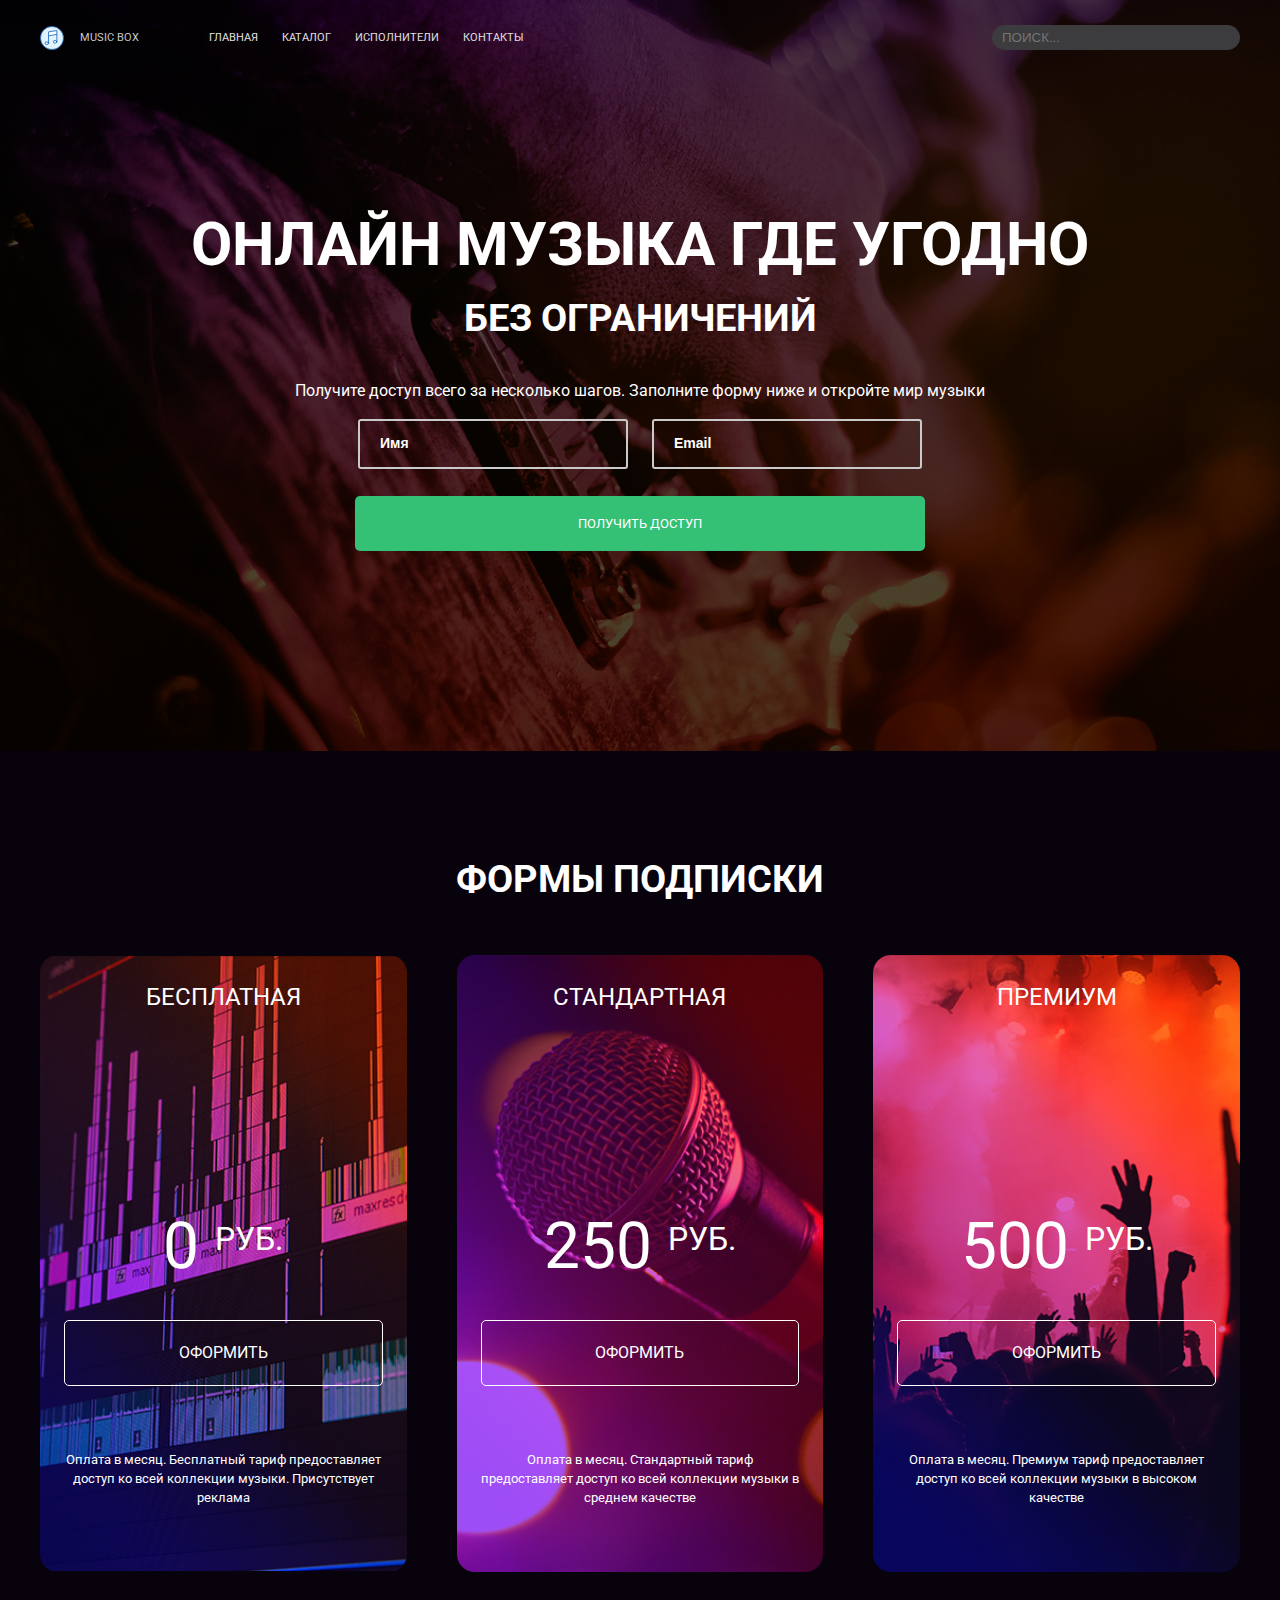
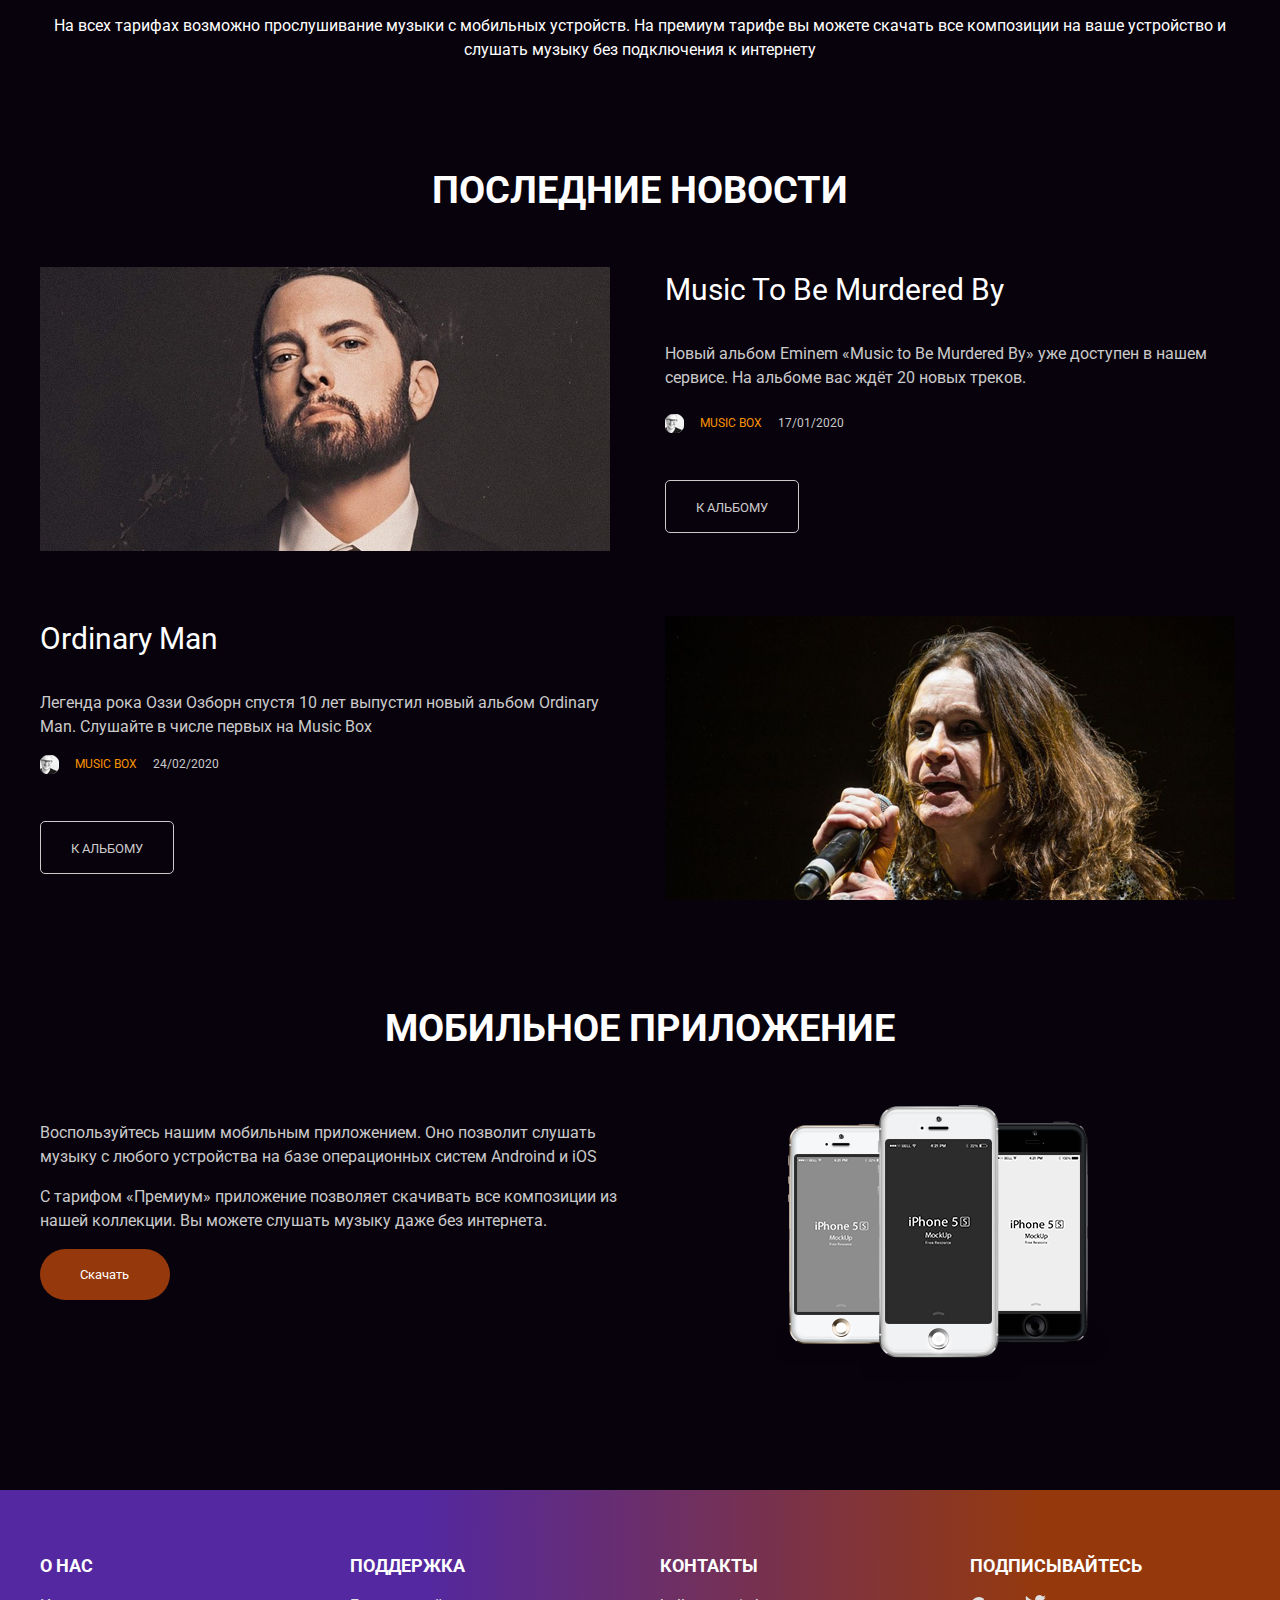
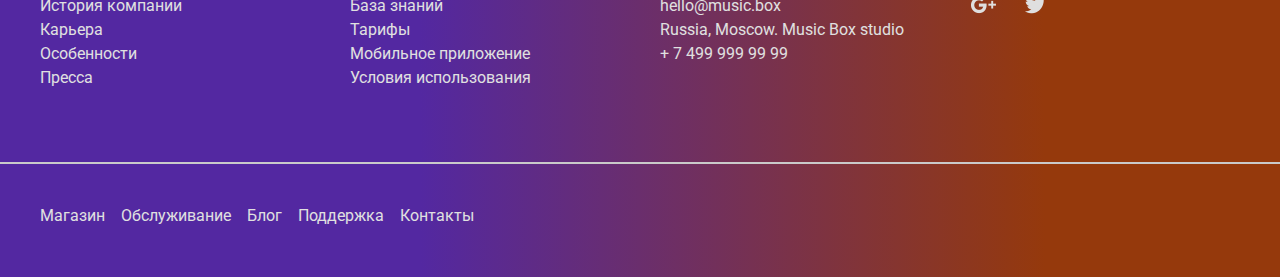
<file: src/index.html>
<!DOCTYPE html>
<html lang="en">

<head>
    <meta charset="UTF-8">
    <meta http-equiv="X-UA-Compatible" content="IE=edge">
    <meta name="viewport" content="width=device-width, initial-scale=1.0">
    <link rel="stylesheet" href="css/index.css">
    <title>Music Box, user-0d08df8e48b75851</title>
</head>

<body>
    <div class="container">
        <header class="header">
            <div class="header-icon">
                <img src="./images/logo.svg" class="icon" alt="">
                <p>Music Box</p>
            </div>
            <div class="header-menu">
                <a href="">Главная</a>
                <a href="">Каталог</a>
                <a href="">Исполнители</a>
                <a href="">Контакты</a>
            </div>
            <input type="text" class="header-button" placeholder="Поиск..." />
        </header>
        <section id="page-description" class="main-banner">
            <div class="wrapper">
                <h1>Онлайн музыка где угодно</h1>
                <h2>без ограничений</h2>
                <p>Получите доступ всего за несколько шагов. Заполните форму ниже и откройте мир музыки</p>
                <form class="main-block">
                    <input type="text" class="main-form" placeholder="Имя" />
                    <input type="mail" class="main-form" placeholder="Email" />
                </form>
                <button type="submit" class="main-button btn">Получить доступ</button>
            </div>
        </section>
        <section id="page-pricing" class="section-pricing wrapper">

            <h2>Формы подписки</h2>
            <div class="section-pricing-cart">
                <div class="pricing-item bg-free">
                    <h3>Бесплатная</h3>
                    <p class="pricing-value">0<span>руб.</span></p>
                    <a href="#" class="pricing-btn btn">Оформить</a>
                    <p class="pricing-footer">Оплата в месяц. Бесплатный тариф предоставляет доступ ко всей
                        коллекции
                        музыки. Присутствует
                        реклама
                    </p>
                </div>
                <div class="pricing-item bg-standart">
                    <h3>Стандартная</h3>
                    <p class="pricing-value">250<span>руб.</span></p>
                    <a href="#" class="pricing-btn btn">Оформить</a>
                    <p class="pricing-footer">Оплата в месяц. Стандартный тариф предоставляет доступ ко всей
                        коллекции
                        музыки в среднем
                        качестве
                    </p>
                </div>
                <div class="pricing-item bg-premium">
                    <h3>Премиум</h3>
                    <p class="pricing-value">500<span>руб.</span></p>
                    <a href="#" class="pricing-btn btn">Оформить</a>
                    <p class="pricing-footer">Оплата в месяц. Премиум тариф предоставляет доступ ко всей коллекции
                        музыки в высоком качестве
                    </p>
                </div>
            </div>
            <p class="text">На всех тарифах возможно прослушивание музыки с мобильных устройств. На премиум тарифе
                вы можете
                скачать
                все композиции на ваше устройство и слушать музыку без подключения к интернету</p>
        </section>
        <section id="page-news" class="section-news wrapper">
            <h2>Последние новости</h2>
            <div class="news-box">
                <div class="news-item">
                    <img src="./images/Music to Be Murdered By.png" class="news-foto-1" alt="">
                    <div class="news-body">
                        <h3 class="news-col">Music To Be Murdered By</h3>
                        <p>Новый альбом Eminem «Music to Be Murdered By» уже доступен в нашем сервисе. На альбоме
                            вас
                            ждёт
                            20
                            новых треков.</p>

                        <div class="news-author"><img src="./images/avatar.png" class="icon" alt="">
                            <span class="news-clr">Music Box</span>
                            <span class="news-data">17/01/2020</span>
                        </div>
                        <a href="#" class="news-btn btn">К альбому</a>
                    </div>
                </div>
                <div class="news-item index">
                    <div class="news-body index-2">
                        <h3>Ordinary Man</h3>
                        <p>Легенда рока Оззи Озборн спустя 10 лет выпустил новый альбом Ordinary Man. Слушайте в
                            числе
                            первых на
                            Music Box</p>

                        <div class="news-author"><img src="./images/avatar.png" class="icon" alt="">
                            <span class="news-clr">Music Box</span>
                            <span class="news-data">24/02/2020</span>
                        </div>
                        <a href="#" class="news-btn btn">К альбому</a>
                    </div>
                    <img src="./images/Ordinary Man.png" class="news-foto-2 news-foto-1" alt="">
                </div>
            </div>

        </section>
        <section id="page-app" class="app-section wrapper">

            <h2>Мобильное приложение</h2>
            <div class="app-fone">
                <div class="app-fone-text">
                    <p>Воспользуйтесь нашим мобильным приложением. Оно позволит слушать музыку с любого устройства
                        на
                        базе
                        операционных систем Androind и iOS</p>
                    <p class="bolt">С тарифом «Премиум» приложение позволяет скачивать все композиции из нашей
                        коллекции. Вы
                        можете
                        слушать музыку даже без интернета.</p>
                    <div class="app-fone-btn-wrapper"><a href="#" class="app-fone-btn">Скачать</a></div>
                </div>
                <div>
                    <img src="./images/iphone.png" alt="">
                </div>
            </div>

        </section>
    </div>
    <footer class="section-footer">
        <div class="section-footer-sector-1 dol">
            <div class="section-footer-sector-1-wrapper wrapper">
                <div class="section-footer-block">
                    <h2>О нас</h2>
                    <div><a href="#">История компании</a></div>
                    <div><a href="#">Карьера</a></div>
                    <div><a href="#">Особенности</a></div>
                    <div><a href="#">Пресса</a></div>
                </div>
                <div class="section-footer-block">
                    <h2>Поддержка</h2>
                    <div><a href="#">База знаний</a></div>
                    <div><a href="#">Тарифы</a></div>
                    <div><a href="#">Мобильное приложение</a></div>
                    <div><a href="#">Условия использования</a></div>
                </div>
                <div class="section-footer-block">
                    <h2>Контакты</h2>
                    <div><a href="mailto:hello@music.box">hello@music.box</a></div>
                    <div><a href="#">Russia, Moscow. Music Box studio</a></div>
                    <div><a href="tel:+74999999999">+ 7 499 999 99 99</a></div>
                </div>
                <div>
                    <h2 class="section-footer-text">Подписывайтесь</h2>
                    <img src="./images/Google+.png" class="section-footer-img">
                    <img src="./images/Twitter.png" class="section-footer-img">
                </div>
            </div>
        </div>
        <div class="section-footer-sector-2 dol">
            <div class="section-footer-sector-2-wrapper wrapper">
                <a href="">Магазин</a>
                <a href="">Обслуживание</a>
                <a href="">Блог</a>
                <a href="">Поддержка</a>
                <a href="">Контакты</a>
            </div>
        </div>
    </footer>

</body>

</html>
</file>
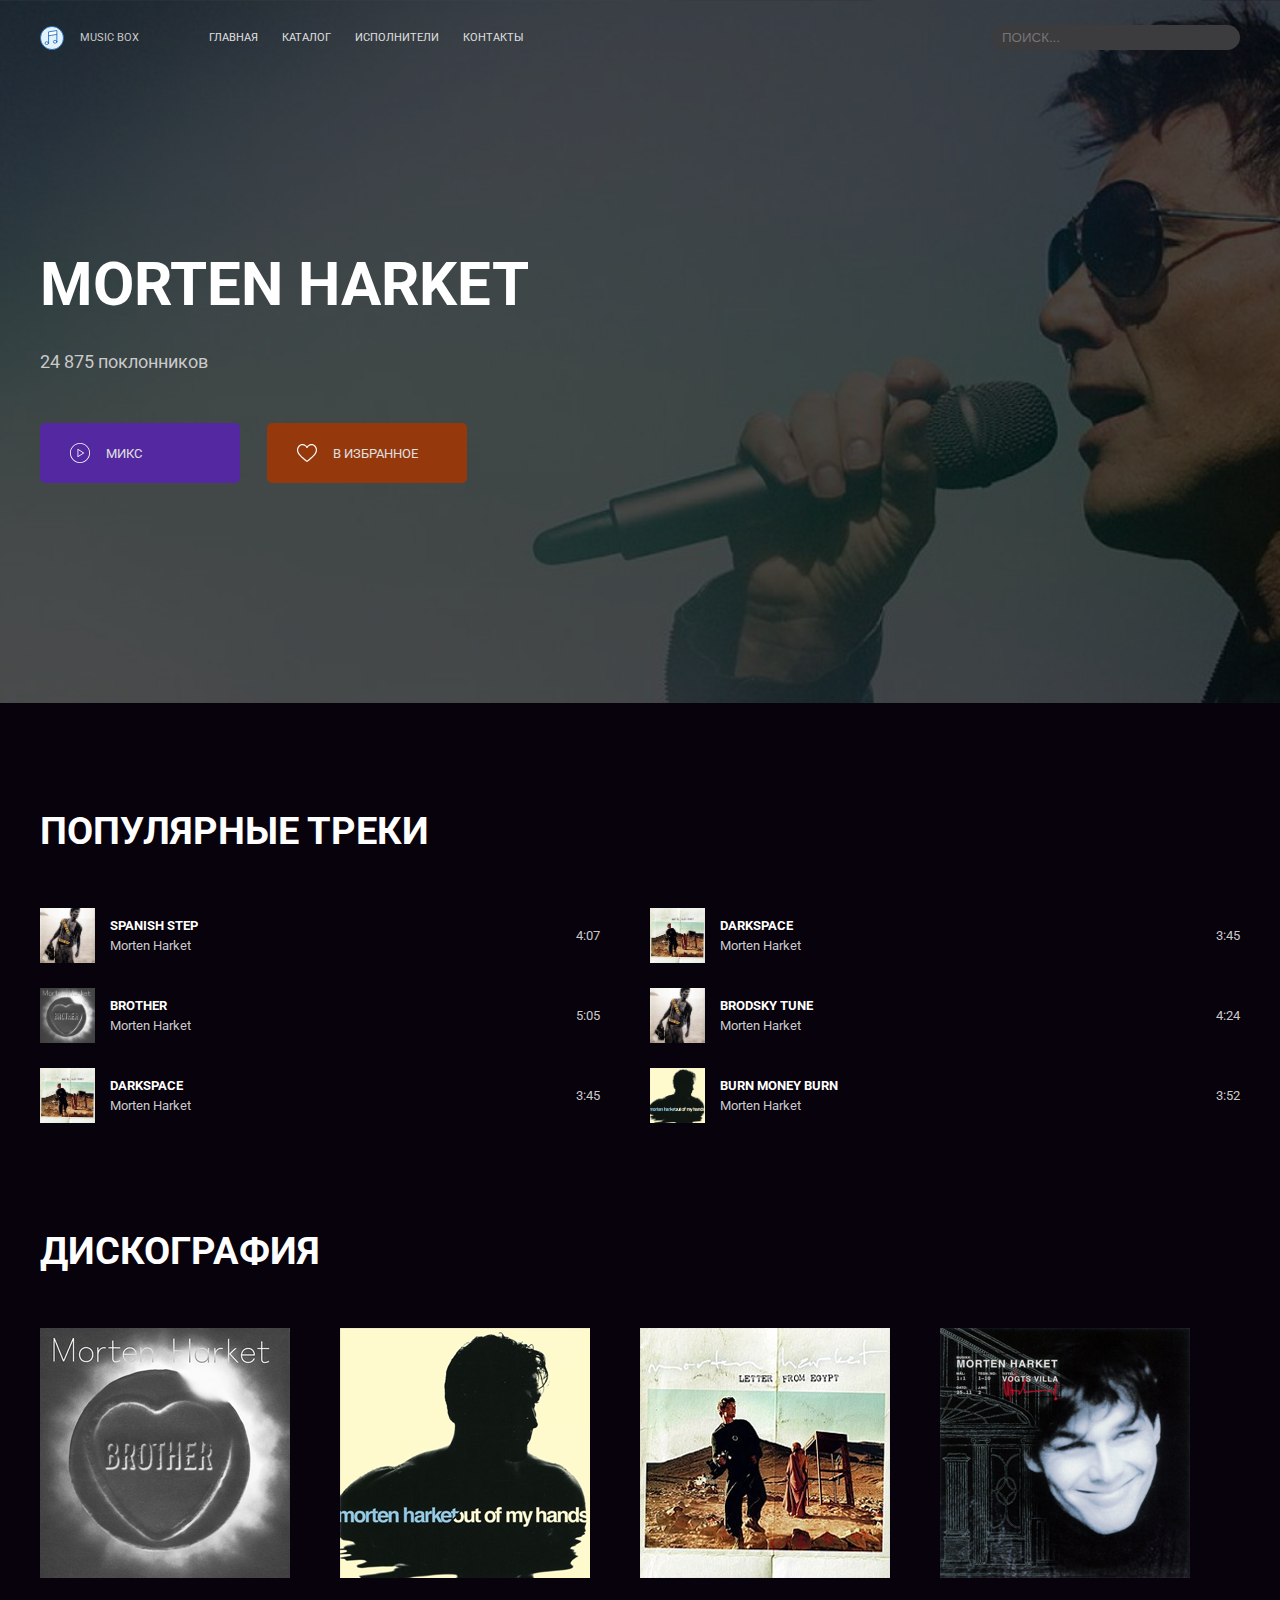
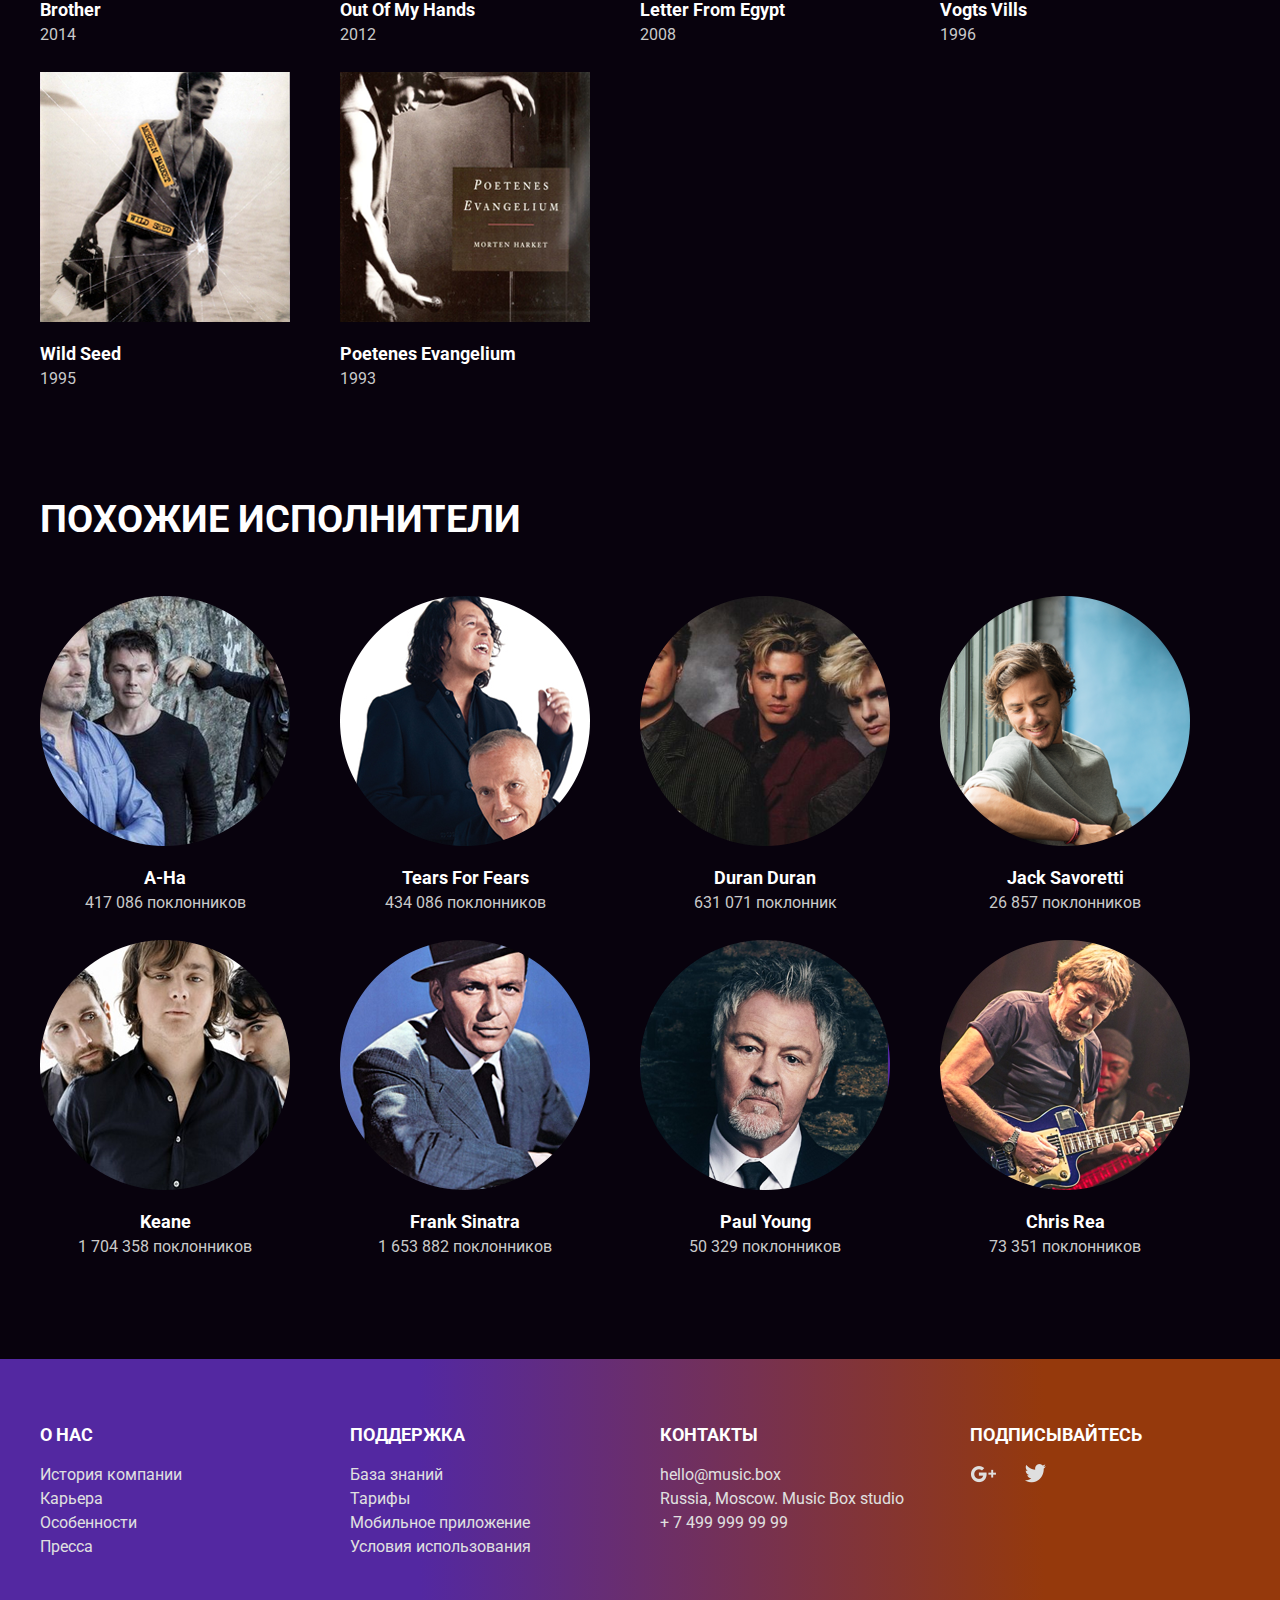
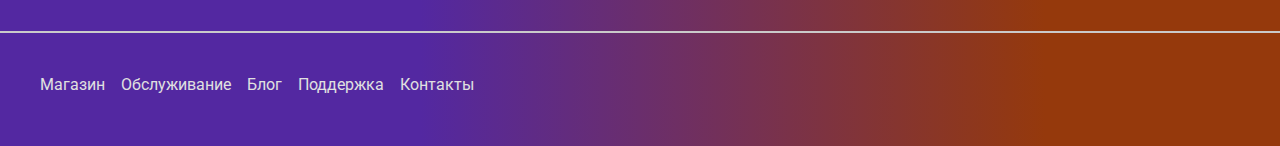
<file: src/artist.html>
<!DOCTYPE html>
<html lang="en">

<head>
    <meta charset="UTF-8">
    <meta http-equiv="X-UA-Compatible" content="IE=edge">
    <meta name="viewport" content="width=device-width, initial-scale=1.0">
    <link rel="stylesheet" href="css/index.css">
    <title>Music Box, user-0d08df8e48b75851</title>
</head>

<body>
    <div class="container">
        <header class="header">
            <div class="header-icon">
                <img src="./images/logo.svg" class="icon" alt="">
                <p>Music Box</p>
            </div>
            <div class="header-menu">
                <a href="">Главная</a>
                <a href="">Каталог</a>
                <a href="">Исполнители</a>
                <a href="">Контакты</a>
            </div>
            <input type="text" class="header-button" placeholder="Поиск..." />
        </header>
        <section id="page-description" class="section-description">
            <div class="wrapper">
                <h1>Morten Harket</h1>
                <p>24 875 поклонников</p>
                <form class="section-description-btn">
                    <div><a class="section-description-form btn-blue" href=""><img src="./images/play-button.svg"
                                class="icon-bt" alt="">МИКС</a></div>
                    <div><a class="section-description-form btn-orange" href=""><img src="./images/heart.svg"
                                class="icon-bt" alt="">В
                            ИЗБРАННОЕ</a></div>
                </form>
            </div>
        </section>
        <section id="page-popular-track" class="section-track wrapper">

            <h2>Популярные треки</h2>
            <div class="section-track-box">
                <div class="popular-track">
                    <img src="./images/Wild Seed.png" alt="">
                    <div class="track-info">
                        <h3>Spanish Step</h3>
                        <p>Morten Harket</p>
                    </div>
                    <p>4:07</p>
                </div>
                <div class="popular-track">
                    <img src="./images/Letter from Egypt.png" alt="">
                    <div class="track-info">
                        <h3>Darkspace</h3>
                        <p>Morten Harket</p>
                    </div>
                    <p>3:45</p>
                </div>
                <div class="popular-track">
                    <img src="./images/Brother.png" alt="">
                    <div class="track-info">
                        <h3>Brother</h3>
                        <p>Morten Harket</p>
                    </div>
                    <p>5:05</p>
                </div>

                <div class="popular-track">
                    <img src="./images/Wild Seed.png" alt="">
                    <div class="track-info">
                        <h3>Brodsky Tune</h3>
                        <p>Morten Harket</p>
                    </div>
                    <p>4:24</p>
                </div>
                <div class="popular-track">
                    <img src="./images/Letter from Egypt.png" alt="">
                    <div class="track-info">
                        <h3>Darkspace</h3>
                        <p>Morten Harket</p>
                    </div>
                    <p>3:45</p>
                </div>
                <div class="popular-track">
                    <img src="./images/Out of My Hands.png" alt="">
                    <div class="track-info">
                        <h3>Burn Money Burn</h3>
                        <p>Morten Harket</p>
                    </div>
                    <p>3:52</p>
                </div>
            </div>

        </section>
        <section id="page-discography" class="section-discography wrapper">

            <h2>Дискография</h2>
            <div class="discography-box">
                <div class="discography-item">
                    <img src="./images/Brother.png" alt="#">
                    <div class="discography-info">
                        <h3>Brother</h3>
                    </div>
                    <p>2014</p>
                </div>

                <div class="discography-item">
                    <img src="./images/Out of My Hands.png" alt="#">
                    <div class="discography-info">
                        <h3>Out Of My Hands</h3>
                    </div>
                    <p>2012</p>
                </div>

                <div class="discography-item">
                    <img src="./images/Letter from Egypt.png" alt="#">
                    <div class="discography-info">
                        <h3>Letter From Egypt</h3>
                    </div>
                    <p>2008</p>
                </div>

                <div class="discography-item">
                    <img src="./images/Vogts Villa.png" alt="#">
                    <div class="discography-info">
                        <h3>Vogts Vills</h3>
                    </div>
                    <p>1996</p>
                </div>

                <div class="discography-item">
                    <img src="./images/Wild Seed.png" alt="#">
                    <div class="discography-info">
                        <h3>Wild Seed</h3>
                    </div>
                    <p>1995</p>
                </div>

                <div class="discography-item">
                    <img src="./images/Poetenes Evangelium.png" alt="#">
                    <div class="discography-info">
                        <h3>Poetenes Evangelium</h3>
                    </div>
                    <p>1993</p>
                </div>
            </div>

        </section>
        <section id="page-similar" class="similar-section wrapper">

            <h2>Похожие исполнители</h2>
            <div class="similar-fone">
                <div class="similar-item">
                    <img src="./images/A-ha.png" alt="#">
                    <div class="similar-info">
                        <h3>A-Ha</h3>
                    </div>
                    <p>417 086 поклонников</p>
                </div>
                <div class="similar-item">
                    <img src="./images/Tears for Fears.png" alt="#">
                    <div class="similar-info">
                        <h3>Tears For Fears</h3>
                    </div>
                    <p>434 086 поклонников</p>
                </div>
                <div class="similar-item">
                    <img src="./images/Duran Duran.png" alt="#">
                    <div class="similar-info">
                        <h3>Duran Duran</h3>
                    </div>
                    <p>631 071 поклонник</p>
                </div>
                <div class="similar-item">
                    <img src="./images/Jack Savoretti.png" alt="#">
                    <div class="similar-info">
                        <h3>Jack Savoretti</h3>
                    </div>
                    <p>26 857 поклонников</p>
                </div>
                <div class="similar-item">
                    <img src="./images/Keane.png" alt="#">
                    <div class="similar-info">
                        <h3>Keane</h3>
                    </div>
                    <p>1 704 358 поклонников</p>
                </div>
                <div class="similar-item">
                    <img src="./images/Frank Sinatra.png" alt="#">
                    <div class="similar-info">
                        <h3>Frank Sinatra</h3>
                    </div>
                    <p>1 653 882 поклонников</p>
                </div>
                <div class="similar-item">
                    <img src="./images/Paul Young.png" alt="#">
                    <div class="similar-info">
                        <h3>Paul Young</h3>
                    </div>
                    <p>50 329 поклонников</p>
                </div>
                <div class="similar-item">
                    <img src="./images/Chris Rea.png" alt="#">
                    <div class="similar-info">
                        <h3>Chris Rea</h3>
                    </div>
                    <p>73 351 поклонников</p>
                </div>
            </div>

        </section>
    </div>
    <footer class="section-footer">
        <div class="section-footer-sector-1 dol">
            <div class="section-footer-sector-1-wrapper wrapper">
                <div class="section-footer-block">
                    <h2>О нас</h2>
                    <div><a href="#">История компании</a></div>
                    <div><a href="#">Карьера</a></div>
                    <div><a href="#">Особенности</a></div>
                    <div><a href="#">Пресса</a></div>
                </div>
                <div class="section-footer-block">
                    <h2>Поддержка</h2>
                    <div><a href="#">База знаний</a></div>
                    <div><a href="#">Тарифы</a></div>
                    <div><a href="#">Мобильное приложение</a></div>
                    <div><a href="#">Условия использования</a></div>
                </div>
                <div class="section-footer-block">
                    <h2>Контакты</h2>
                    <div><a href="mailto:hello@music.box">hello@music.box</a></div>
                    <div><a href="#">Russia, Moscow. Music Box studio</a></div>
                    <div><a href="tel:+74999999999">+ 7 499 999 99 99</a></div>
                </div>
                <div>
                    <h2 class="section-footer-text">Подписывайтесь</h2>
                    <img src="./images/Google+.png" class="section-footer-img">
                    <img src="./images/Twitter.png" class="section-footer-img">
                </div>
            </div>
        </div>
        <div class="section-footer-sector-2 dol">
            <div class="section-footer-sector-2-wrapper wrapper">
                <a href="">Магазин</a>
                <a href="">Обслуживание</a>
                <a href="">Блог</a>
                <a href="">Поддержка</a>
                <a href="">Контакты</a>
            </div>
        </div>
    </footer>
</body>

</html>
</file>
<file: src/css/index.css>
@import "https://fonts.googleapis.com/css2?family=Roboto:wght@400;500;700&display=swap";
* {
  box-sizing: border-box;
}

html {
  width: 100 vw;
  height: 100 vh;
  color: #cacaca;
  font-size: 18px;
  font-family: Roboto, sans-serif;
  line-height: 1.5;
}

body {
  margin: 0;
  background: #08020d;
}

h1 {
  color: #fff;
  font-weight: bold;
  font-size: 60px;
  line-height: 90px;
  text-transform: uppercase;
}

h2 {
  margin-top: 0;
  color: #fff;
  font-weight: bold;
  font-size: 38px;
  line-height: 57px;
  text-transform: uppercase;
}

h3 {
  margin: 0;
  color: #fff;
  font-weight: 400;
  font-size: 30px;
  line-height: 45px;
  text-transform: uppercase;
}

a {
  color: #e0e0e0;
  text-decoration: none;
}

.icon {
  width: 24px;
  height: 24px;
}

.btn {
  padding: 20px 30px;
  color: #cacaca;
  font-size: 18px;
  font-family: Roboto, sans-serif;
  background: none;
  border: 1px solid #fff;
  border-radius: 5px;
}

@media (max-width: 440px) {
  h1 {
    font-size: 30px;
    line-height: 45px;
  }
  h2 {
    font-size: 18px;
    line-height: 27px;
  }
}
.container {
  position: relative;
  max-width: 1440px;
  margin: 0 auto;
}

.wrapper {
  max-width: 1240px;
  margin: 0 auto;
  padding: 0 20px;
}

.header {
  position: absolute;
  top: 25px;
  left: 50%;
  display: flex;
  align-items: center;
  width: 100%;
  max-width: 1200px;
  font-weight: 400;
  font-size: 11px;
  line-height: 16px;
  text-transform: uppercase;
  transform: translateX(-50%);
}

.header-icon {
  display: flex;
  gap: 16px;
  align-items: center;
  margin-right: 70px;
}

.header-icon p {
  margin: 0;
}

.header-menu {
  display: flex;
  gap: 24px;
  margin-right: auto;
}

.header-button {
  width: 100%;
  max-width: 248px;
  padding: 5px 10px;
  color: #757575;
  text-align: start;
  text-transform: uppercase;
  background: #3c3b3d;
  border: none;
  border-radius: 50px;
}

@media (max-width: 440px) {
  .header {
    display: grid;
    padding: 0 20px;
  }
  .header-menu {
    display: flex;
    flex-direction: column;
    gap: 0;
    margin-top: 16px;
    font-weight: 700;
    font-size: 11px;
    line-height: 16px;
  }
  .header-icon {
    font-weight: 700;
    font-size: 11px;
    line-height: 16px;
  }
  .header-button {
    width: 100%;
    max-width: 365px;
    margin: 15px 0 0;
  }
}
.section-footer {
  background: linear-gradient(89.75deg, #5328a1 32.83%, #95390c 81.56%);
}

.section-footer h2 {
  margin-bottom: 15px;
  font-weight: bold;
  font-size: 18px;
  line-height: 27px;
  text-transform: uppercase;
}
.section-footer h2 ~ div {
  font-size: 0;
}

.section-footer-sector-1 {
  padding: 62px 0 72px;
  border-bottom: 2px solid #cacaca;
}
.section-footer-sector-1-wrapper {
  display: grid;
  grid-column-gap: 40px;
  grid-template-columns: repeat(4, 1fr);
  text-align: start;
}

.section-footer-block a {
  margin: 0;
  font-size: 16px;
  line-height: 24px;
}

.section-footer-sector-2 {
  padding: 40px 0 49px;
}
.section-footer-sector-2-wrapper {
  display: flex;
  gap: 16px;
  font-size: 16px;
}

.section-footer-img {
  padding-right: 24px;
}

@media (max-width: 440px) {
  .section-footer-sector-1 {
    padding-bottom: 70px;
  }
  .section-footer-sector-1-wrapper {
    display: flex;
    flex-direction: column;
    gap: 31px;
  }
  .section-footer-sector-2 {
    padding-bottom: 47px;
  }
  .section-footer-sector-2-wrapper {
    display: flex;
    flex-direction: column;
  }
}
.main-banner {
  padding-top: 200px;
  padding-bottom: 200px;
  text-align: center;
  background-image: url("../images/banner.png");
  background-position: center;
  background-size: cover;
}

.main-banner h1 {
  margin: 0;
}

.main-banner h2 {
  margin-top: 0;
}

.main-block {
  display: flex;
  gap: 24px;
  justify-content: center;
}

.main-form {
  min-width: 270px;
  min-height: 50px;
  margin-bottom: 1.5rem;
  padding-left: 20px;
  color: #fff;
  font-weight: bold;
  font-size: 14px;
  line-height: 16.4px;
  background: none;
  border: 2px solid #cacaca;
  border-radius: 3px;
}
.main-form::placeholder {
  color: #fff;
}

.main-banner p {
  color: #fff;
  font-size: 16px;
  line-height: 24px;
}

.main-button {
  width: 100%;
  max-width: 570px;
  color: #fff;
  font-size: 13.3px;
  line-height: 15px;
  text-transform: uppercase;
  background: #34c176;
  border: none;
}

@media (max-width: 440px) {
  .main-banner p {
    letter-spacing: -0.2px;
  }
  .main-banner {
    padding-top: 248px;
  }
  .main-block {
    display: flex;
    flex-direction: column;
    gap: 0;
  }
  .main-form {
    margin-bottom: 24px;
  }
  .main-button {
    height: 60px;
  }
}
.section-pricing {
  padding-top: 100px;
  color: #fff;
  text-align: center;
}

.section-pricing h2 {
  margin-top: 0;
  margin-bottom: 47px;
}

.section-pricing-cart {
  display: grid;
  grid-template-columns: repeat(3, 1fr);
  gap: 50px;
  margin-bottom: 42px;
}

.section-pricing-cart h3 {
  margin-top: 24.5px;
  font-size: 24px;
  line-height: 36px;
}

.pricing-item {
  padding-right: 24px;
  padding-left: 24px;
  text-align: center;
  border-radius: 1rem;
}

.pricing-value {
  margin-top: 200px;
  margin-bottom: 41px;
  font-weight: 400;
  font-size: 64px;
  line-height: 1em;
}

.pricing-value span {
  margin-left: 16px;
  font-weight: 400;
  font-size: 32px;
  line-height: 150%;
  text-transform: uppercase;
  vertical-align: top;
}

.pricing-footer {
  margin: 64px 0;
  font-size: 12.8px;
  line-height: 19.2px;
}

.pricing-btn {
  display: inline-block;
  width: 100%;
  height: 66px;
  color: #fff;
  font-size: 16px;
  line-height: 24px;
  text-transform: uppercase;
}

.text {
  margin-bottom: 0;
  font-size: 16px;
  line-height: 24px;
}

.bg-free {
  background: url("../images/subscribe_1.png");
  background-position: center;
  background-size: cover;
}

.bg-standart {
  background: url("../images/subscribe_2.png");
  background-position: center;
  background-size: cover;
}

.bg-premium {
  background: url("../images/subscribe_3.png");
  background-position: center;
  background-size: cover;
}

@media (max-width: 440px) {
  h3 {
    font-size: 18px;
    line-height: 27px;
  }
  .section-pricing {
    padding-right: 20px;
    padding-left: 20px;
  }
  .section-pricing-cart {
    display: flex;
    flex-direction: column;
  }
  .section-pricing-cart h3 {
    margin-top: 16px;
    font-size: 16px;
    line-height: 24px;
  }
  .bg-free {
    background-position: center;
    background-position-y: 0;
    background-size: 374px 621px;
  }
  .bg-standart {
    background-position-y: 0;
    background-size: 374px 621px;
  }
  .bg-premium {
    background-position: center;
    background-position-y: 0;
    background-size: 374px 621px;
  }
  .section-pricing h2 {
    margin-bottom: 47px;
  }
}
.section-news {
  padding-top: 100px;
  text-align: center;
}

.section-news h2 {
  margin-top: 0;
  margin-bottom: 48px;
}

.news-item {
  display: grid;
  grid-template-columns: repeat(2, 1fr);
  gap: 49px;
  text-align: start;
}

.news-body h3 {
  text-transform: none;
}

.news-body p {
  margin: 30px 0 24px;
  font-size: 16px;
  line-height: 24px;
}

.news-author {
  display: flex;
  gap: 16px;
  align-items: center;
  margin-top: 16px;
  margin-bottom: 47px;
}

.news-author p {
  margin: 0;
}

.news-btn {
  display: inline-block;
  height: 53px;
  padding: 17px 30px;
  font-size: 12.8px;
  font-family: Roboto, sans-serif;
  text-transform: uppercase;
  border: 1px solid #cacaca;
}

.news-foto-1 {
  margin-bottom: 65px;
}

.news-foto-2 {
  margin: 0;
}

.news-col {
  margin-top: 0;
}

.news-clr {
  color: #f89202;
  font-size: 12px;
  line-height: 19px;
  text-transform: uppercase;
}

.news-author .icon {
  width: 19px;
  height: 19px;
}

.news-data {
  font-size: 12px;
  line-height: 19px;
}

.index-2 p {
  margin-bottom: 15px;
}

@media (max-width: 440px) {
  .news-body h3 {
    font-size: 16px;
    line-height: 24px;
  }
  .news-item p {
    margin-top: 16px;
    font-size: 16px;
    line-height: 24px;
  }
  .news-box {
    display: grid;
    gap: 64px;
  }
  .news-item {
    display: flex;
    flex-direction: column;
    gap: 0;
  }
  .news-foto-1 {
    width: 100%;
    margin: 0 auto;
    padding-bottom: 50px;
  }
  .index {
    display: flex;
    flex-direction: column;
  }
  .index-2 {
    order: 2;
  }
  .index-3 {
    order: 3;
  }
  .news-foto-2 {
    order: 1;
  }
}
.app-section {
  margin-bottom: 100px;
  padding-top: 100px;
  text-align: center;
}

.app-fone {
  display: grid;
  grid-template-columns: 50% 50%;
  margin-top: 48px;
}

.app-fone-text p {
  font-size: 16px;
  text-align: start;
}

.app-fone-btn-wrapper {
  text-align: left;
}

.app-fone-btn {
  display: inline-block;
  width: 130px;
  padding: 16px 40px;
  color: #fff;
  font-size: 12.8px;
  background: #95390c;
  border: none;
  border-radius: 32px;
}

@media (max-width: 440px) {
  .app-section h2 {
    margin-bottom: 49px;
  }
  .app-fone {
    display: flex;
    flex-direction: column-reverse;
  }
  .app-fone-text p {
    margin-top: 9px;
  }
}
.section-description {
  padding: 200px 0 220px;
  background-image: url("../images/Morten Harket.png");
  background-position: center;
  background-size: cover;
}
.section-description h1 {
  margin-bottom: 0;
}
.section-description-btn {
  display: flex;
  gap: 1.5rem;
  margin: 48px 0 0;
}
.section-description-form {
  display: flex;
  gap: 16px;
  align-items: center;
  min-width: 200px;
  padding: 20px 30px;
  font-size: 12.8px;
  border: none;
  border-radius: 5px;
}

.btn-blue {
  background: #5328a1;
}

.btn-orange {
  background: #95390c;
}

.icon-bt {
  width: 20px;
  height: 20px;
}

@media (max-width: 440px) {
  .section-description-btn {
    display: flex;
    flex-direction: column;
    width: 200px;
    margin-top: 48px;
  }
}
.section-track {
  padding-top: 100px;
}

.section-track-box {
  display: grid;
  grid-gap: 25px 50px;
  grid-template-columns: repeat(2, auto);
  margin-top: 48px;
}

.popular-track {
  display: grid;
  grid-template-columns: 70px auto min-content;
  align-items: center;
}

.section-track img {
  width: 55px;
  height: 55px;
}

.section-track h3 {
  font-weight: bold;
  font-size: 12.8px;
  line-height: 19.2px;
}

.section-track p {
  margin: 0;
  font-size: 12.8px;
  line-height: 19.2px;
}

@media (max-width: 440px) {
  .section-track {
    padding: 100px 20px 0;
  }
  .section-track-box {
    display: flex;
    flex-direction: column;
  }
}
.section-discography {
  padding-top: 100px;
}

.section-discography h2 {
  margin-bottom: 48px;
}

.discography-box {
  display: grid;
  grid-gap: 25px 50px;
  grid-template-columns: repeat(4, 250px);
}

.discography-item img {
  width: 250px;
  height: 250px;
}

.discography-item p {
  margin: 0;
  font-size: 16px;
  line-height: 24px;
}

.discography-info h3 {
  margin-top: 11px;
  font-weight: bold;
  font-size: 18px;
  line-height: 27px;
  text-transform: none;
}

@media (max-width: 440px) {
  .section-discography {
    padding: 100px 20px 0;
  }
  .discography-box {
    display: grid;
    grid-gap: 25px 50px;
    grid-template-columns: repeat(2, 137px);
  }
  .discography-item img {
    width: 137px;
    height: 137px;
  }
  .discography-info h3 {
    letter-spacing: -0.1px;
  }
}
.similar-section {
  margin-bottom: 100px;
  padding-top: 100px;
  text-align: center;
}

.similar-section h2 {
  margin-bottom: 48px;
  text-align: start;
}

.similar-fone {
  display: grid;
  grid-gap: 25px 50px;
  grid-template-columns: repeat(4, 250px);
}

.similar-item img {
  width: 250px;
  height: 250px;
}

.similar-info h3 {
  margin-top: 11px;
  font-weight: bold;
  font-size: 18px;
  line-height: 27px;
  text-transform: capitalize;
}

.similar-item p {
  margin: 0;
  font-size: 16px;
  line-height: 24px;
}

@media (max-width: 440px) {
  .similar-section {
    padding: 100px 20px 0;
  }
  .similar-fone {
    display: grid;
    grid-gap: 25px 50px;
    grid-template-columns: repeat(2, 137px);
  }
  .similar-item img {
    width: 137px;
    height: 137px;
  }
  .similar-item p {
    letter-spacing: 0.1px;
  }
}

/*# sourceMappingURL=index.css.map */
</file>
